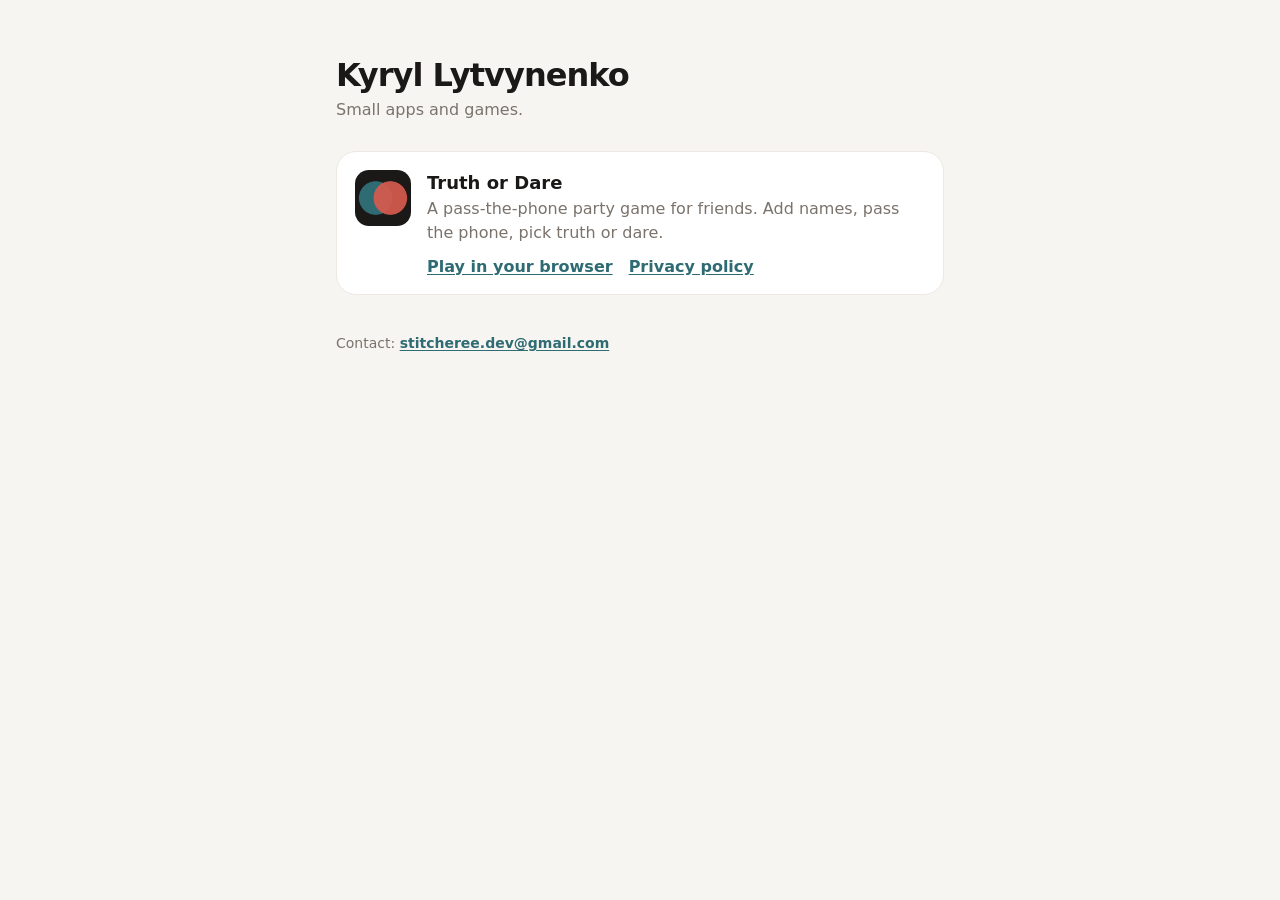
<file: index.html>
<!doctype html>
<html lang="en">
  <head>
    <meta charset="utf-8" />
    <meta name="viewport" content="width=device-width, initial-scale=1, viewport-fit=cover" />
    <title>Kyryl Lytvynenko · Apps</title>
    <meta name="description" content="Apps and games by Kyryl Lytvynenko." />
    <meta name="theme-color" content="#F7F5F2" />
    <link rel="icon" href="truth-or-dare/icon-192.png" />
    <style>
      :root {
        --ink: #1b1917;
        --page: #f7f5f2;
        --surface: #ffffff;
        --muted: #7a736c;
        --hairline: #ede8e2;
        --truth: #2e6b72;
        --dare: #d65a4e;
        color-scheme: light;
      }

      * {
        box-sizing: border-box;
      }

      html,
      body {
        margin: 0;
        background: var(--page);
        -webkit-font-smoothing: antialiased;
      }

      body {
        font-family: ui-sans-serif, system-ui, -apple-system, 'Segoe UI', Roboto, sans-serif;
        color: var(--ink);
      }

      main {
        max-width: 640px;
        margin: 0 auto;
        padding: 56px 16px calc(48px + env(safe-area-inset-bottom));
      }

      h1 {
        font-size: 32px;
        font-weight: 800;
        letter-spacing: -0.03em;
        margin: 0 0 6px;
      }

      .lede {
        color: var(--muted);
        margin: 0 0 32px;
      }

      .app {
        display: flex;
        gap: 16px;
        align-items: flex-start;
        background: var(--surface);
        border: 1.5px solid var(--hairline);
        border-radius: 20px;
        padding: 18px;
      }

      .app img {
        width: 56px;
        height: 56px;
        border-radius: 14px;
        flex: none;
      }

      .app h2 {
        font-size: 18px;
        font-weight: 800;
        margin: 2px 0 4px;
      }

      .app p {
        color: var(--muted);
        margin: 0 0 12px;
        line-height: 1.5;
      }

      .links {
        display: flex;
        flex-wrap: wrap;
        gap: 8px 16px;
      }

      a {
        color: var(--truth);
        font-weight: 600;
        text-underline-offset: 2px;
      }

      footer {
        margin-top: 40px;
        color: var(--muted);
        font-size: 14px;
      }
    </style>
  </head>
  <body>
    <main>
      <h1>Kyryl Lytvynenko</h1>
      <p class="lede">Small apps and games.</p>

      <section class="app">
        <img src="truth-or-dare/icon-192.png" alt="" />
        <div>
          <h2>Truth or Dare</h2>
          <p>A pass-the-phone party game for friends. Add names, pass the phone, pick truth or dare.</p>
          <div class="links">
            <a href="truth-or-dare/">Play in your browser</a>
            <a href="truth-or-dare/privacy/">Privacy policy</a>
          </div>
        </div>
      </section>

      <footer>Contact: <a href="mailto:stitcheree.dev@gmail.com">stitcheree.dev@gmail.com</a></footer>
    </main>
  </body>
</html>
</file>
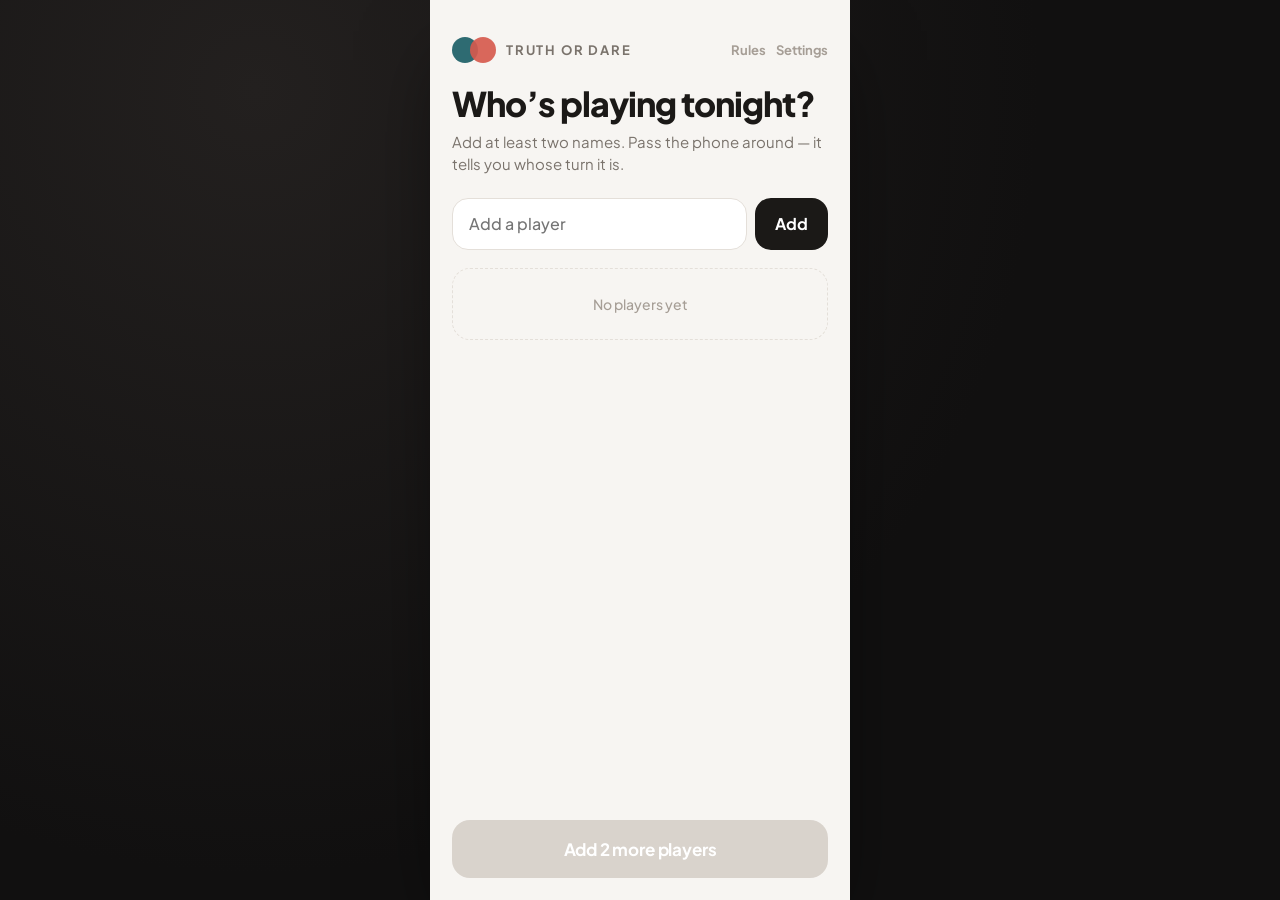
<file: truth-or-dare/index.html>
<!doctype html>
<html lang="en">
  <head>
    <meta charset="utf-8" />
    <meta
      name="viewport"
      content="width=device-width, initial-scale=1, viewport-fit=cover, maximum-scale=1"
    />
    <title>Truth or Dare</title>
    <meta name="description" content="A pass-the-phone party game for friends." />
    <meta name="theme-color" content="#F7F5F2" />
    <meta name="apple-mobile-web-app-capable" content="yes" />
    <meta name="apple-mobile-web-app-status-bar-style" content="default" />
    <meta name="apple-mobile-web-app-title" content="Truth or Dare" />
    <link rel="icon" href="./icon-192.png" />
    <link rel="apple-touch-icon" href="./apple-touch-icon.png" />
    <script type="module" crossorigin src="./assets/index-B8hcQjw9.js"></script>
    <link rel="stylesheet" crossorigin href="./assets/index-DSTgeoDz.css">
  <link rel="manifest" href="./manifest.webmanifest"><script id="vite-plugin-pwa:register-sw" src="./registerSW.js"></script></head>
  <body>
    <div id="root"></div>
  </body>
</html>
</file>
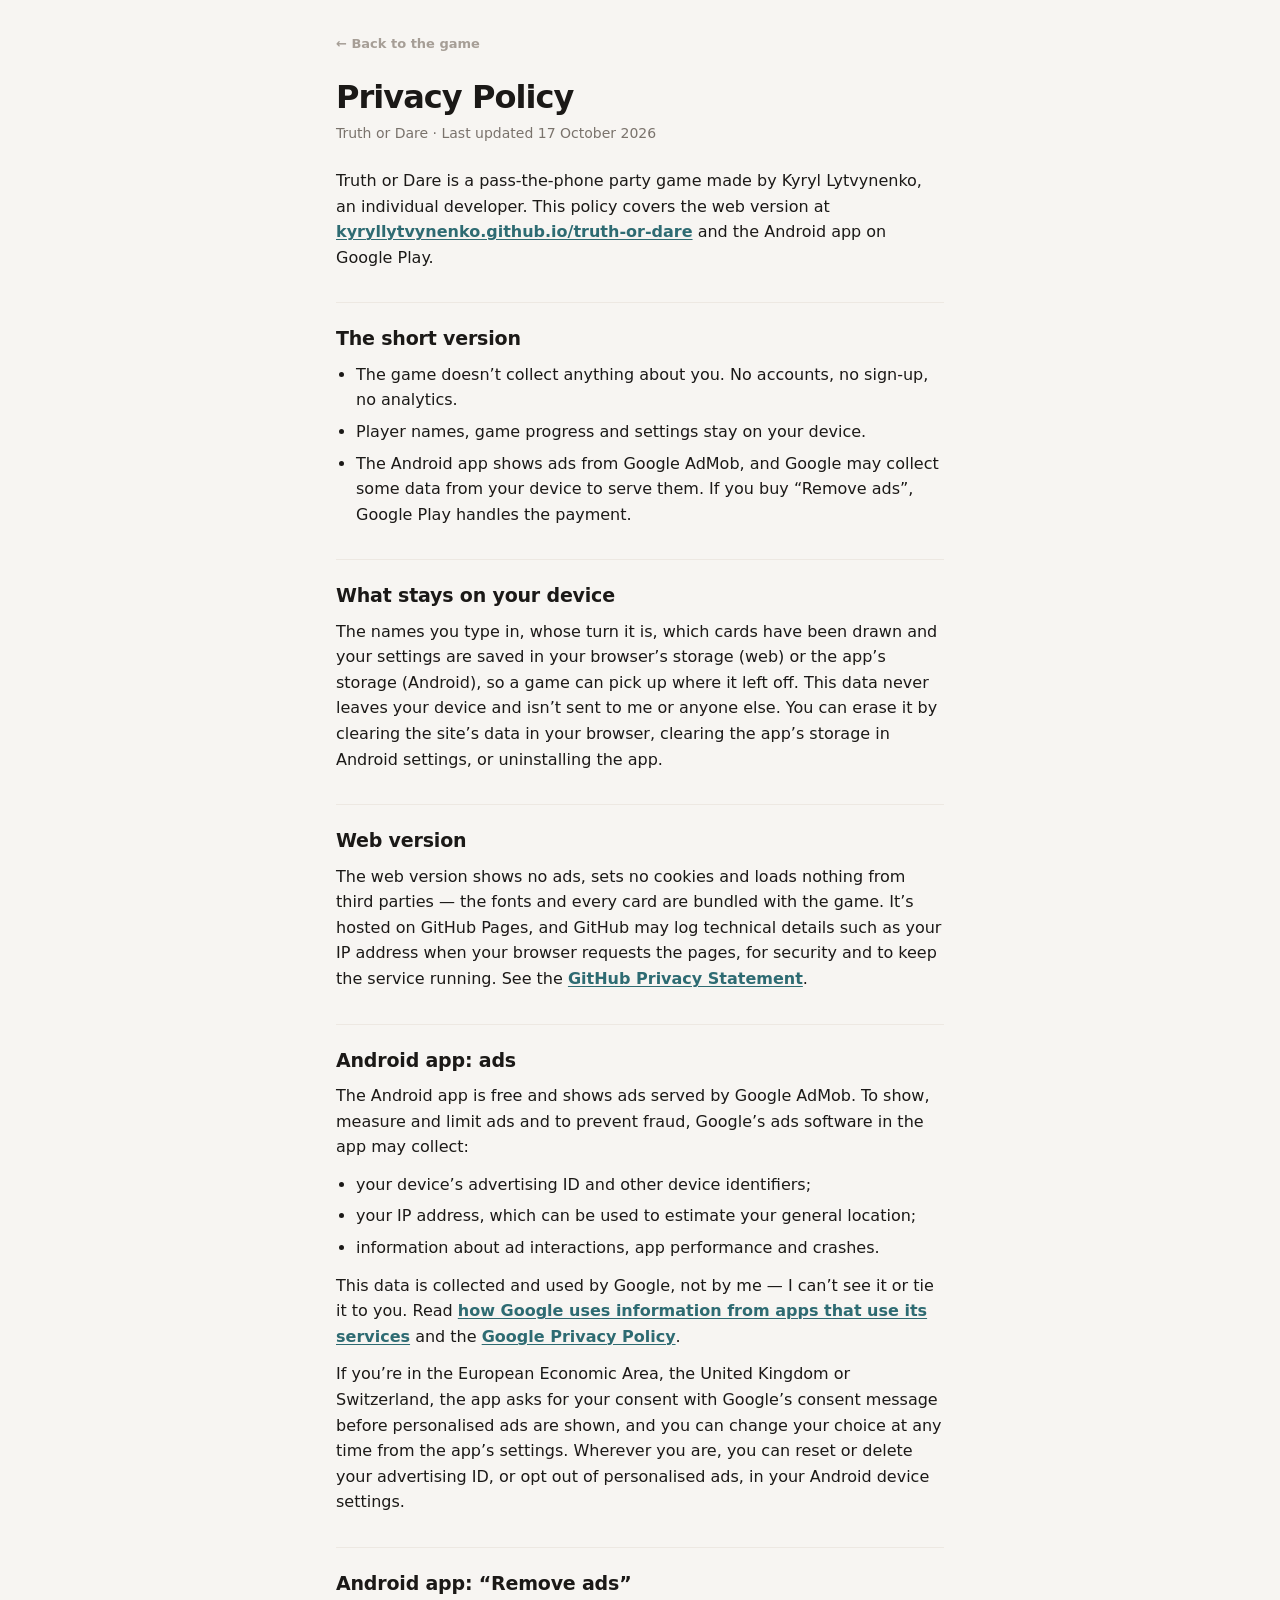
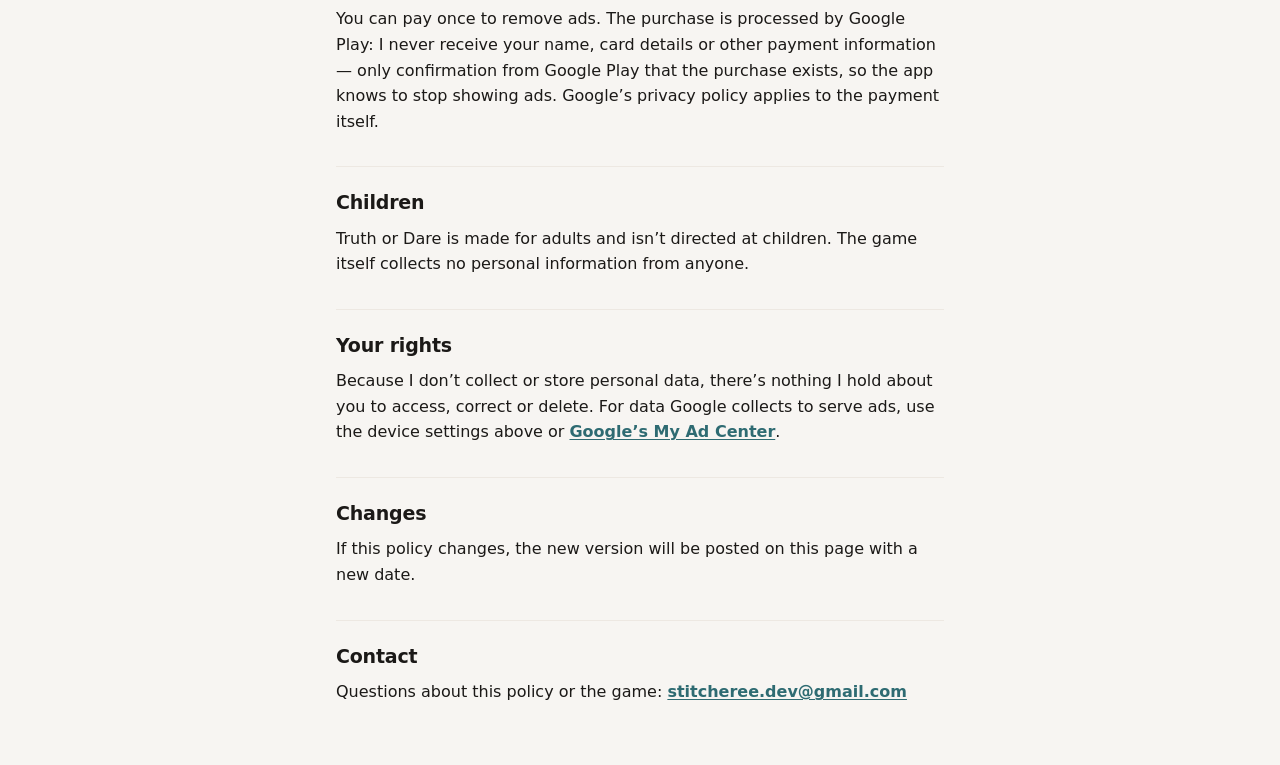
<file: truth-or-dare/privacy/index.html>
<!doctype html>
<html lang="en">
  <head>
    <meta charset="utf-8" />
    <meta name="viewport" content="width=device-width, initial-scale=1, viewport-fit=cover" />
    <title>Privacy Policy · Truth or Dare</title>
    <meta name="description" content="Privacy policy for the Truth or Dare party game." />
    <meta name="theme-color" content="#F7F5F2" />
    <link rel="icon" href="../icon-192.png" />
    <!-- A static page served as-is (it lives in public/), so the styles are inline. -->
    <style>
      :root {
        --ink: #1b1917;
        --page: #f7f5f2;
        --muted: #7a736c;
        --muted-light: #a69e96;
        --hairline: #ede8e2;
        --truth: #2e6b72;
        color-scheme: light;
      }

      * {
        box-sizing: border-box;
      }

      html,
      body {
        margin: 0;
        background: var(--page);
        -webkit-font-smoothing: antialiased;
      }

      body {
        font-family: ui-sans-serif, system-ui, -apple-system, 'Segoe UI', Roboto, sans-serif;
        color: var(--ink);
      }

      .policy {
        max-width: 640px;
        margin: 0 auto;
        padding: 28px 16px calc(48px + env(safe-area-inset-bottom));
        font-size: 16px;
        line-height: 1.6;
      }

      .back {
        display: inline-block;
        color: var(--muted-light);
        font-size: 13px;
        font-weight: 600;
        text-decoration: none;
        padding: 6px 0;
      }

      h1 {
        font-size: 32px;
        font-weight: 800;
        letter-spacing: -0.03em;
        line-height: 1.15;
        margin: 18px 0 6px;
      }

      .meta {
        color: var(--muted);
        font-size: 14px;
        margin: 0 0 24px;
      }

      h2 {
        font-size: 19px;
        font-weight: 800;
        letter-spacing: -0.01em;
        margin: 32px 0 8px;
        padding-top: 20px;
        border-top: 1.5px solid var(--hairline);
      }

      p,
      ul {
        margin: 0 0 12px;
      }

      ul {
        padding-left: 20px;
      }

      li + li {
        margin-top: 6px;
      }

      a {
        color: var(--truth);
        font-weight: 600;
        text-decoration-thickness: 1px;
        text-underline-offset: 2px;
        overflow-wrap: anywhere;
      }
    </style>
  </head>
  <body>
    <main class="policy">
      <a class="back" href="../index.html">&larr; Back to the game</a>

      <h1>Privacy Policy</h1>
      <p class="meta">Truth or Dare &middot; Last updated 17 October 2026</p>

      <p>
        Truth or Dare is a pass-the-phone party game made by Kyryl Lytvynenko, an individual
        developer. This policy covers the web version at
        <a href="https://kyryllytvynenko.github.io/truth-or-dare/">kyryllytvynenko.github.io/truth-or-dare</a>
        and the Android app on Google Play.
      </p>

      <h2>The short version</h2>
      <ul>
        <li>The game doesn&rsquo;t collect anything about you. No accounts, no sign-up, no analytics.</li>
        <li>Player names, game progress and settings stay on your device.</li>
        <li>
          The Android app shows ads from Google AdMob, and Google may collect some data from your
          device to serve them. If you buy &ldquo;Remove ads&rdquo;, Google Play handles the payment.
        </li>
      </ul>

      <h2>What stays on your device</h2>
      <p>
        The names you type in, whose turn it is, which cards have been drawn and your settings are
        saved in your browser&rsquo;s storage (web) or the app&rsquo;s storage (Android), so a game can
        pick up where it left off. This data never leaves your device and isn&rsquo;t sent to me or
        anyone else. You can erase it by clearing the site&rsquo;s data in your browser, clearing the
        app&rsquo;s storage in Android settings, or uninstalling the app.
      </p>

      <h2>Web version</h2>
      <p>
        The web version shows no ads, sets no cookies and loads nothing from third parties &mdash; the
        fonts and every card are bundled with the game. It&rsquo;s hosted on GitHub Pages, and GitHub
        may log technical details such as your IP address when your browser requests the pages, for
        security and to keep the service running. See the
        <a href="https://docs.github.com/en/site-policy/privacy-policies/github-general-privacy-statement">GitHub Privacy Statement</a>.
      </p>

      <h2>Android app: ads</h2>
      <p>
        The Android app is free and shows ads served by Google AdMob. To show, measure and limit ads
        and to prevent fraud, Google&rsquo;s ads software in the app may collect:
      </p>
      <ul>
        <li>your device&rsquo;s advertising ID and other device identifiers;</li>
        <li>your IP address, which can be used to estimate your general location;</li>
        <li>information about ad interactions, app performance and crashes.</li>
      </ul>
      <p>
        This data is collected and used by Google, not by me &mdash; I can&rsquo;t see it or tie it to
        you. Read
        <a href="https://policies.google.com/technologies/partner-sites">how Google uses information from apps that use its services</a>
        and the <a href="https://policies.google.com/privacy">Google Privacy Policy</a>.
      </p>
      <p>
        If you&rsquo;re in the European Economic Area, the United Kingdom or Switzerland, the app asks
        for your consent with Google&rsquo;s consent message before personalised ads are shown, and you
        can change your choice at any time from the app&rsquo;s settings. Wherever you are, you can
        reset or delete your advertising ID, or opt out of personalised ads, in your Android device
        settings.
      </p>

      <h2>Android app: &ldquo;Remove ads&rdquo;</h2>
      <p>
        You can pay once to remove ads. The purchase is processed by Google Play: I never receive
        your name, card details or other payment information &mdash; only confirmation from Google
        Play that the purchase exists, so the app knows to stop showing ads. Google&rsquo;s privacy
        policy applies to the payment itself.
      </p>

      <h2>Children</h2>
      <p>
        Truth or Dare is made for adults and isn&rsquo;t directed at children. The game itself
        collects no personal information from anyone.
      </p>

      <h2>Your rights</h2>
      <p>
        Because I don&rsquo;t collect or store personal data, there&rsquo;s nothing I hold about you to
        access, correct or delete. For data Google collects to serve ads, use the device settings
        above or <a href="https://myadcenter.google.com/">Google&rsquo;s My Ad Center</a>.
      </p>

      <h2>Changes</h2>
      <p>If this policy changes, the new version will be posted on this page with a new date.</p>

      <h2>Contact</h2>
      <p>
        Questions about this policy or the game:
        <a href="mailto:stitcheree.dev@gmail.com">stitcheree.dev@gmail.com</a>
      </p>
    </main>
  </body>
</html>
</file>
<file: truth-or-dare/assets/index-DSTgeoDz.css>
@font-face{font-family:Plus Jakarta Sans;font-style:normal;font-display:swap;font-weight:400;src:url([data-uri]) format("woff2"),url([data-uri]) format("woff");unicode-range:U+0460-052F,U+1C80-1C8A,U+20B4,U+2DE0-2DFF,U+A640-A69F,U+FE2E-FE2F}@font-face{font-family:Plus Jakarta Sans;font-style:normal;font-display:swap;font-weight:400;src:url(./plus-jakarta-sans-vietnamese-400-normal-Cg2kxhWu.woff2) format("woff2"),url(./plus-jakarta-sans-vietnamese-400-normal-B8TCSmUq.woff) format("woff");unicode-range:U+0102-0103,U+0110-0111,U+0128-0129,U+0168-0169,U+01A0-01A1,U+01AF-01B0,U+0300-0301,U+0303-0304,U+0308-0309,U+0323,U+0329,U+1EA0-1EF9,U+20AB}@font-face{font-family:Plus Jakarta Sans;font-style:normal;font-display:swap;font-weight:400;src:url(./plus-jakarta-sans-latin-ext-400-normal-D127hM_v.woff2) format("woff2"),url(./plus-jakarta-sans-latin-ext-400-normal-2ppkqaOR.woff) format("woff");unicode-range:U+0100-02BA,U+02BD-02C5,U+02C7-02CC,U+02CE-02D7,U+02DD-02FF,U+0304,U+0308,U+0329,U+1D00-1DBF,U+1E00-1E9F,U+1EF2-1EFF,U+2020,U+20A0-20AB,U+20AD-20C0,U+2113,U+2C60-2C7F,U+A720-A7FF}@font-face{font-family:Plus Jakarta Sans;font-style:normal;font-display:swap;font-weight:400;src:url(./plus-jakarta-sans-latin-400-normal-Dhut76fR.woff2) format("woff2"),url(./plus-jakarta-sans-latin-400-normal-BDKaGhyp.woff) format("woff");unicode-range:U+0000-00FF,U+0131,U+0152-0153,U+02BB-02BC,U+02C6,U+02DA,U+02DC,U+0304,U+0308,U+0329,U+2000-206F,U+20AC,U+2122,U+2191,U+2193,U+2212,U+2215,U+FEFF,U+FFFD}@font-face{font-family:Plus Jakarta Sans;font-style:normal;font-display:swap;font-weight:500;src:url([data-uri]) format("woff2"),url([data-uri]) format("woff");unicode-range:U+0460-052F,U+1C80-1C8A,U+20B4,U+2DE0-2DFF,U+A640-A69F,U+FE2E-FE2F}@font-face{font-family:Plus Jakarta Sans;font-style:normal;font-display:swap;font-weight:500;src:url(./plus-jakarta-sans-vietnamese-500-normal-DiU8zqi-.woff2) format("woff2"),url(./plus-jakarta-sans-vietnamese-500-normal-CvE5C8T-.woff) format("woff");unicode-range:U+0102-0103,U+0110-0111,U+0128-0129,U+0168-0169,U+01A0-01A1,U+01AF-01B0,U+0300-0301,U+0303-0304,U+0308-0309,U+0323,U+0329,U+1EA0-1EF9,U+20AB}@font-face{font-family:Plus Jakarta Sans;font-style:normal;font-display:swap;font-weight:500;src:url(./plus-jakarta-sans-latin-ext-500-normal-9VZagAe1.woff2) format("woff2"),url(./plus-jakarta-sans-latin-ext-500-normal-CqEEAICU.woff) format("woff");unicode-range:U+0100-02BA,U+02BD-02C5,U+02C7-02CC,U+02CE-02D7,U+02DD-02FF,U+0304,U+0308,U+0329,U+1D00-1DBF,U+1E00-1E9F,U+1EF2-1EFF,U+2020,U+20A0-20AB,U+20AD-20C0,U+2113,U+2C60-2C7F,U+A720-A7FF}@font-face{font-family:Plus Jakarta Sans;font-style:normal;font-display:swap;font-weight:500;src:url(./plus-jakarta-sans-latin-500-normal-Bf-nb4oT.woff2) format("woff2"),url(./plus-jakarta-sans-latin-500-normal-DYtqi0QS.woff) format("woff");unicode-range:U+0000-00FF,U+0131,U+0152-0153,U+02BB-02BC,U+02C6,U+02DA,U+02DC,U+0304,U+0308,U+0329,U+2000-206F,U+20AC,U+2122,U+2191,U+2193,U+2212,U+2215,U+FEFF,U+FFFD}@font-face{font-family:Plus Jakarta Sans;font-style:normal;font-display:swap;font-weight:600;src:url([data-uri]) format("woff2"),url([data-uri]) format("woff");unicode-range:U+0460-052F,U+1C80-1C8A,U+20B4,U+2DE0-2DFF,U+A640-A69F,U+FE2E-FE2F}@font-face{font-family:Plus Jakarta Sans;font-style:normal;font-display:swap;font-weight:600;src:url(./plus-jakarta-sans-vietnamese-600-normal-Y4VTTRme.woff2) format("woff2"),url(./plus-jakarta-sans-vietnamese-600-normal-5YsyKbU1.woff) format("woff");unicode-range:U+0102-0103,U+0110-0111,U+0128-0129,U+0168-0169,U+01A0-01A1,U+01AF-01B0,U+0300-0301,U+0303-0304,U+0308-0309,U+0323,U+0329,U+1EA0-1EF9,U+20AB}@font-face{font-family:Plus Jakarta Sans;font-style:normal;font-display:swap;font-weight:600;src:url(./plus-jakarta-sans-latin-ext-600-normal-DQgPU_Cg.woff2) format("woff2"),url(./plus-jakarta-sans-latin-ext-600-normal-B0WRRYJ1.woff) format("woff");unicode-range:U+0100-02BA,U+02BD-02C5,U+02C7-02CC,U+02CE-02D7,U+02DD-02FF,U+0304,U+0308,U+0329,U+1D00-1DBF,U+1E00-1E9F,U+1EF2-1EFF,U+2020,U+20A0-20AB,U+20AD-20C0,U+2113,U+2C60-2C7F,U+A720-A7FF}@font-face{font-family:Plus Jakarta Sans;font-style:normal;font-display:swap;font-weight:600;src:url(./plus-jakarta-sans-latin-600-normal-DLTa1BUW.woff2) format("woff2"),url(./plus-jakarta-sans-latin-600-normal-BR_Ojra4.woff) format("woff");unicode-range:U+0000-00FF,U+0131,U+0152-0153,U+02BB-02BC,U+02C6,U+02DA,U+02DC,U+0304,U+0308,U+0329,U+2000-206F,U+20AC,U+2122,U+2191,U+2193,U+2212,U+2215,U+FEFF,U+FFFD}@font-face{font-family:Plus Jakarta Sans;font-style:normal;font-display:swap;font-weight:700;src:url([data-uri]) format("woff2"),url([data-uri]) format("woff");unicode-range:U+0460-052F,U+1C80-1C8A,U+20B4,U+2DE0-2DFF,U+A640-A69F,U+FE2E-FE2F}@font-face{font-family:Plus Jakarta Sans;font-style:normal;font-display:swap;font-weight:700;src:url(./plus-jakarta-sans-vietnamese-700-normal-CV6qDkkj.woff2) format("woff2"),url(./plus-jakarta-sans-vietnamese-700-normal-BCh_uG_5.woff) format("woff");unicode-range:U+0102-0103,U+0110-0111,U+0128-0129,U+0168-0169,U+01A0-01A1,U+01AF-01B0,U+0300-0301,U+0303-0304,U+0308-0309,U+0323,U+0329,U+1EA0-1EF9,U+20AB}@font-face{font-family:Plus Jakarta Sans;font-style:normal;font-display:swap;font-weight:700;src:url(./plus-jakarta-sans-latin-ext-700-normal-BajbvANd.woff2) format("woff2"),url(./plus-jakarta-sans-latin-ext-700-normal-8-d-IyIQ.woff) format("woff");unicode-range:U+0100-02BA,U+02BD-02C5,U+02C7-02CC,U+02CE-02D7,U+02DD-02FF,U+0304,U+0308,U+0329,U+1D00-1DBF,U+1E00-1E9F,U+1EF2-1EFF,U+2020,U+20A0-20AB,U+20AD-20C0,U+2113,U+2C60-2C7F,U+A720-A7FF}@font-face{font-family:Plus Jakarta Sans;font-style:normal;font-display:swap;font-weight:700;src:url(./plus-jakarta-sans-latin-700-normal-CfpNZvy6.woff2) format("woff2"),url(./plus-jakarta-sans-latin-700-normal-DqEcQeE5.woff) format("woff");unicode-range:U+0000-00FF,U+0131,U+0152-0153,U+02BB-02BC,U+02C6,U+02DA,U+02DC,U+0304,U+0308,U+0329,U+2000-206F,U+20AC,U+2122,U+2191,U+2193,U+2212,U+2215,U+FEFF,U+FFFD}@font-face{font-family:Plus Jakarta Sans;font-style:normal;font-display:swap;font-weight:800;src:url([data-uri]) format("woff2"),url([data-uri]) format("woff");unicode-range:U+0460-052F,U+1C80-1C8A,U+20B4,U+2DE0-2DFF,U+A640-A69F,U+FE2E-FE2F}@font-face{font-family:Plus Jakarta Sans;font-style:normal;font-display:swap;font-weight:800;src:url(./plus-jakarta-sans-vietnamese-800-normal-CxbopLd3.woff2) format("woff2"),url(./plus-jakarta-sans-vietnamese-800-normal-BkoGl_sr.woff) format("woff");unicode-range:U+0102-0103,U+0110-0111,U+0128-0129,U+0168-0169,U+01A0-01A1,U+01AF-01B0,U+0300-0301,U+0303-0304,U+0308-0309,U+0323,U+0329,U+1EA0-1EF9,U+20AB}@font-face{font-family:Plus Jakarta Sans;font-style:normal;font-display:swap;font-weight:800;src:url(./plus-jakarta-sans-latin-ext-800-normal-B6BjB2Ju.woff2) format("woff2"),url(./plus-jakarta-sans-latin-ext-800-normal-BPkb-LBK.woff) format("woff");unicode-range:U+0100-02BA,U+02BD-02C5,U+02C7-02CC,U+02CE-02D7,U+02DD-02FF,U+0304,U+0308,U+0329,U+1D00-1DBF,U+1E00-1E9F,U+1EF2-1EFF,U+2020,U+20A0-20AB,U+20AD-20C0,U+2113,U+2C60-2C7F,U+A720-A7FF}@font-face{font-family:Plus Jakarta Sans;font-style:normal;font-display:swap;font-weight:800;src:url(./plus-jakarta-sans-latin-800-normal-CusIZhrK.woff2) format("woff2"),url(./plus-jakarta-sans-latin-800-normal-BRNHt2w0.woff) format("woff");unicode-range:U+0000-00FF,U+0131,U+0152-0153,U+02BB-02BC,U+02C6,U+02DA,U+02DC,U+0304,U+0308,U+0329,U+2000-206F,U+20AC,U+2122,U+2191,U+2193,U+2212,U+2215,U+FEFF,U+FFFD}:root{--ink: #1b1917;--page: #f7f5f2;--surface: #ffffff;--muted: #7a736c;--muted-light: #a69e96;--hairline: #ede8e2;--border: #e4dfd9;--disabled-bg: #d9d3cc;--locked-bg: #e4e0da;--avatar-bg: #f0ebe4;--truth: #2e6b72;--truth-tint: #eaf2f1;--truth-dot: #9fd3ce;--truth-meta: #8fa9a7;--dare: #d65a4e;--dare-tint: #fbebe7;--dare-strong: #c24f42;--dare-dot: #ffd2c7;--dare-meta: #c99c93;--dare-card-text: #fcf8f5;--shell: #111010;--safe-bottom: env(safe-area-inset-bottom)}*{box-sizing:border-box;-webkit-tap-highlight-color:transparent}html,body{margin:0;padding:0;background:var(--shell);-webkit-font-smoothing:antialiased}body{font-family:Plus Jakarta Sans,ui-sans-serif,system-ui,sans-serif;overscroll-behavior:none}button{font-family:inherit;cursor:pointer;border:none}input{font-family:inherit}@keyframes cardIn{0%{opacity:0;transform:translateY(18px) scale(.96)}to{opacity:1;transform:none}}@keyframes fadeUp{0%{opacity:0;transform:translateY(10px)}to{opacity:1;transform:none}}@keyframes pulseRing{0%,to{transform:scale(1)}50%{transform:scale(1.04)}}@keyframes sheetIn{0%{transform:translateY(24px);opacity:0}to{transform:none;opacity:1}}.shell{min-height:100dvh;display:flex;align-items:center;justify-content:center;background:var(--shell);background-image:radial-gradient(circle at 20% 10%,#23201f,#111010 60%)}.phone{width:100%;max-width:420px;height:100dvh;max-height:900px;background:var(--page);position:relative;overflow:hidden;display:flex;flex-direction:column;box-shadow:0 40px 80px -20px #0009}.screen{flex:1;display:flex;flex-direction:column;padding:24px 22px calc(24px + var(--safe-bottom));min-height:0}.screen--setup{padding:28px 22px calc(22px + var(--safe-bottom));overflow:hidden}.screen--truth{background:var(--truth-tint)}.screen--dare{background:var(--dare-tint)}.topbar{display:flex;align-items:center;justify-content:space-between}.eyebrow{font-size:12px;font-weight:700;letter-spacing:.14em;text-transform:uppercase;color:var(--muted-light)}.link{background:none;color:var(--muted-light);font-size:13px;font-weight:700;padding:6px 0}.cta{width:100%;height:58px;border-radius:18px;background:var(--ink);color:#fff;font-size:17px;font-weight:700;letter-spacing:-.01em}.cta:active{transform:scale(.985)}.cta:disabled{background:var(--disabled-bg);cursor:default}.brand{display:flex;align-items:center;gap:10px;margin-top:8px}.brand-marks{position:relative;width:44px;height:26px;flex:none}.brand-marks span{position:absolute;top:0;width:26px;height:26px;border-radius:999px}.brand-marks span:first-child{left:0;background:var(--truth)}.brand-marks span:last-child{left:18px;background:var(--dare);opacity:.92}.brand-label{flex:1;font-size:13px;font-weight:700;letter-spacing:.14em;text-transform:uppercase;color:var(--muted)}.title{font-size:34px;line-height:1.08;font-weight:800;letter-spacing:-.03em;color:var(--ink);margin:22px 0 8px;text-wrap:pretty}.lede{font-size:15px;line-height:1.5;color:var(--muted);margin:0 0 22px}.add{display:flex;flex-direction:column;gap:8px;margin-bottom:18px}.add-row{display:flex;gap:8px}.input{flex:1;min-width:0;height:52px;border-radius:16px;border:1.5px solid var(--border);background:var(--surface);padding:0 16px;font-size:16px;font-weight:500;color:var(--ink);outline:none}.input:focus{border-color:var(--ink)}.input--error,.input--error:focus{border-color:var(--dare)}.btn-add{height:52px;padding:0 20px;border-radius:16px;background:var(--ink);color:#fff;font-size:16px;font-weight:700}.btn-add:active{transform:scale(.96)}.dupe{font-size:13px;font-weight:600;color:var(--dare-strong);padding:0 4px;animation:fadeUp .2s ease both}.players{flex:1;overflow-y:auto;display:flex;flex-direction:column;gap:8px;margin:0 -4px;padding:0 4px}.player{display:flex;align-items:center;gap:12px;background:var(--surface);border:1px solid var(--hairline);border-radius:16px;padding:12px 12px 12px 14px;animation:fadeUp .25s ease both}.avatar{width:34px;height:34px;flex:none;border-radius:999px;background:var(--avatar-bg);display:flex;align-items:center;justify-content:center;font-size:14px;font-weight:800;color:var(--ink)}.player-name{flex:1;font-size:16px;font-weight:600;color:var(--ink);overflow:hidden;text-overflow:ellipsis;white-space:nowrap}.btn-remove{width:34px;height:34px;flex:none;border-radius:999px;background:var(--page);color:#9a928a;font-size:18px;font-weight:600;display:flex;align-items:center;justify-content:center;line-height:1}.btn-remove:active{transform:scale(.9)}.empty{border:1.5px dashed var(--border);border-radius:18px;padding:26px 18px;text-align:center;font-size:14px;font-weight:500;color:var(--muted-light)}.start{margin-top:18px}.turn{flex:1;display:flex;flex-direction:column;justify-content:center;align-items:center;text-align:center;animation:fadeUp .3s ease both}.turn-eyebrow{font-size:13px;font-weight:700;letter-spacing:.14em;text-transform:uppercase;color:var(--muted-light);margin-bottom:6px}.turn-name{font-size:36px;font-weight:800;letter-spacing:-.03em;color:var(--ink);margin:0 0 10px;line-height:1.05;max-width:100%;overflow-wrap:anywhere}.turn-hint{font-size:15px;color:var(--muted);margin:0;max-width:250px;line-height:1.5}.choices{display:flex;flex-direction:column;gap:12px}.choice{height:82px;border-radius:22px;display:flex;align-items:center;justify-content:space-between;padding:0 24px;text-align:left;color:#fff}.choice:active{transform:scale(.985)}.choice--truth{background:var(--truth)}.choice--dare{background:var(--dare)}.choice:disabled{background:var(--locked-bg);color:var(--muted-light);cursor:default;transform:none}.choice-copy{display:flex;flex-direction:column;gap:2px}.choice-title{font-size:22px;font-weight:800;letter-spacing:-.02em}.choice-sub{font-size:13px;font-weight:500;opacity:.72}.chevron{width:34px;height:34px;flex:none;border-radius:999px;background:#ffffff2e;display:flex;align-items:center;justify-content:center;font-size:16px;font-weight:700}.card-name{font-size:12px;font-weight:700;letter-spacing:.14em;text-transform:uppercase;overflow:hidden;text-overflow:ellipsis;white-space:nowrap}.screen--truth .card-name{color:var(--truth)}.screen--dare .card-name{color:var(--dare-strong)}.screen--truth .link{color:var(--truth-meta)}.screen--dare .link{color:var(--dare-meta)}.card-slot{flex:1;display:flex;align-items:center;padding:16px 0;overflow-y:auto}.card{width:100%;border-radius:28px;padding:30px 26px 32px;animation:cardIn .32s cubic-bezier(.2,.9,.3,1.2) both}.card--truth{background:var(--surface);box-shadow:0 24px 44px -22px #2e6b728c}.card--dare{background:var(--ink);box-shadow:0 24px 44px -22px #c24f4299}.pill{display:inline-flex;align-items:center;gap:7px;border-radius:999px;padding:7px 14px;font-size:12px;font-weight:800;letter-spacing:.12em;text-transform:uppercase;color:#fff}.pill span{width:7px;height:7px;border-radius:999px}.pill--truth{background:var(--truth)}.pill--truth span{background:var(--truth-dot)}.pill--dare{background:var(--dare)}.pill--dare span{background:var(--dare-dot)}.card-text{font-size:27px;line-height:1.25;font-weight:700;letter-spacing:-.025em;margin:20px 0 0;text-wrap:pretty}.card--truth .card-text{color:var(--ink)}.card--dare .card-text{color:var(--dare-card-text)}.cta--truth{background:var(--truth)}.cta--dare{background:var(--dare)}.timer{margin-top:24px;border-top:1px solid rgba(255,255,255,.14);padding-top:20px}.btn-timer{width:100%;height:54px;border-radius:16px;background:var(--dare);color:#fff;font-size:16px;font-weight:700;display:flex;align-items:center;justify-content:center;gap:10px}.btn-timer:active{transform:scale(.98)}.btn-timer span{width:9px;height:9px;border-radius:999px;background:#fff}.timer-running{display:flex;flex-direction:column;gap:14px}.timer-head{display:flex;align-items:baseline;justify-content:space-between}.clock{font-size:44px;font-weight:800;letter-spacing:-.04em;color:#fff;font-variant-numeric:tabular-nums;line-height:1}.btn-cancel{background:none;color:#ffffff80;font-size:13px;font-weight:700}.track{height:8px;border-radius:999px;background:#ffffff24;overflow:hidden}.track-fill{height:100%;border-radius:999px;background:var(--dare);transition:width 1s linear}.timeup{display:flex;align-items:center;gap:12px;background:#d65a4e2e;border:1px solid rgba(214,90,78,.5);border-radius:16px;padding:14px 16px;animation:pulseRing 1.1s ease-in-out infinite}.timeup span:first-child{width:10px;height:10px;flex:none;border-radius:999px;background:var(--dare)}.timeup span:last-child{font-size:16px;font-weight:800;color:#fff;letter-spacing:-.01em}.sheet-backdrop{position:absolute;inset:0;background:#1b191773;display:flex;flex-direction:column;justify-content:flex-end;animation:fadeUp .2s ease both;z-index:10}.sheet{background:var(--page);border-radius:28px 28px 0 0;padding:24px 22px calc(22px + var(--safe-bottom));display:flex;flex-direction:column;gap:20px;max-height:100%;overflow-y:auto;animation:sheetIn .28s cubic-bezier(.2,.9,.3,1.05) both}.sheet>*{flex-shrink:0}.sheet-back{align-self:flex-start;margin-bottom:-12px;padding:4px 0;background:none;color:var(--muted-light);font-size:14px;font-weight:700}.sheet-title{font-size:22px;font-weight:800;letter-spacing:-.02em;color:var(--ink);margin:0}.field{display:flex;flex-direction:column;gap:10px}.field-label{font-size:12px;font-weight:800;letter-spacing:.12em;text-transform:uppercase;color:var(--muted-light)}.tiers{display:flex;flex-direction:column;gap:8px}.tier{display:flex;align-items:center;gap:12px;background:var(--surface);border:1.5px solid var(--hairline);border-radius:16px;padding:12px 14px;text-align:left;color:var(--ink)}.tier:active{transform:scale(.985)}.tier[aria-checked=true]{border-color:var(--ink)}.tier-mark{width:20px;height:20px;flex:none;border-radius:999px;border:2px solid var(--border);display:flex;align-items:center;justify-content:center}.tier[aria-checked=true] .tier-mark{border-color:var(--ink)}.tier[aria-checked=true] .tier-mark:after{content:"";width:10px;height:10px;border-radius:999px;background:var(--ink)}.tier-copy{display:flex;flex-direction:column;gap:2px}.tier-name{font-size:16px;font-weight:700}.tier-sub{font-size:13px;font-weight:500;color:var(--muted)}.segments{display:flex;gap:8px}.segment{flex:1;height:44px;border-radius:16px;background:var(--surface);border:1.5px solid var(--hairline);font-size:16px;font-weight:700;color:var(--muted)}.segment:active{transform:scale(.96)}.segment[aria-pressed=true]{background:var(--ink);border-color:var(--ink);color:#fff}.switch-row{display:flex;align-items:center;justify-content:space-between;gap:12px;background:var(--surface);border:1.5px solid var(--hairline);border-radius:16px;padding:14px}.switch-label{font-size:16px;font-weight:600;color:var(--ink)}.switch{width:52px;height:32px;flex:none;border-radius:999px;background:var(--disabled-bg);padding:3px;display:flex;transition:background .18s ease}.switch[aria-checked=true]{background:var(--ink)}.switch span{width:26px;height:26px;border-radius:999px;background:#fff;transition:transform .18s ease}.switch[aria-checked=true] span{transform:translate(20px)}.sheet-note{font-size:13px;line-height:1.5;color:var(--muted);margin:0}.sheet-link{align-self:center;color:var(--muted-light);font-size:13px;font-weight:700;text-decoration:none;padding:2px 0}.age-check{display:flex;flex-direction:column;gap:12px;background:var(--dare-tint);border:1.5px solid var(--dare-dot);border-radius:16px;padding:14px;animation:fadeUp .2s ease both}.age-check-text{font-size:14px;font-weight:600;line-height:1.45;color:var(--ink);margin:0}.age-check-actions{display:flex;gap:8px}.age-check-btn{flex:1;min-height:44px;padding:6px 8px;line-height:1.2;border-radius:14px;background:var(--surface);border:1.5px solid var(--hairline);font-size:15px;font-weight:700;color:var(--ink)}.age-check-btn:active{transform:scale(.97)}.age-check-btn--yes{background:var(--dare);border-color:var(--dare);color:#fff}.tier-example{display:block;margin-top:8px;padding:10px 12px;border-radius:12px;background:var(--page);font-size:13px;font-weight:600;line-height:1.4;color:var(--ink);animation:fadeUp .2s ease both}.tier-example-label{display:block;margin-bottom:2px;font-size:11px;font-weight:800;letter-spacing:.12em;text-transform:uppercase;color:var(--muted-light)}.languages{display:grid;grid-template-columns:1fr 1fr;gap:8px}.language{height:44px;border-radius:14px;background:var(--surface);border:1.5px solid var(--hairline);font-size:15px;font-weight:700;color:var(--muted)}.language:active{transform:scale(.97)}.language[aria-checked=true]{background:var(--ink);border-color:var(--ink);color:#fff}.btn-skip{align-self:center;margin-top:6px;padding:10px 16px;background:none;font-size:14px;font-weight:700}.screen--truth .btn-skip{color:var(--truth-meta)}.screen--dare .btn-skip{color:var(--dare-meta)}.menu{display:flex;flex-direction:column;gap:8px}.menu-item{display:flex;align-items:center;justify-content:space-between;gap:12px;min-height:56px;padding:0 16px;border-radius:16px;background:var(--surface);border:1.5px solid var(--hairline);text-align:left;font-size:16px;font-weight:700;color:var(--ink)}.menu-item:active{transform:scale(.985)}.menu-item--end{color:var(--dare-strong)}.menu-chevron{font-size:20px;color:var(--muted-light)}.menu-value{display:flex;align-items:center;gap:10px;font-weight:600;color:var(--muted)}.stats{list-style:none;margin:0;padding:0;display:flex;flex-direction:column;gap:8px}.stat{display:flex;flex-direction:column;gap:10px;background:var(--surface);border:1px solid var(--hairline);border-radius:16px;padding:12px 12px 12px 14px}.stat-head{display:flex;align-items:center;gap:12px}.stat-copy{flex:1;min-width:0}.stat-name{display:flex;align-items:center;gap:8px;font-size:16px;font-weight:700;color:var(--ink);overflow-wrap:anywhere}.stat-badge{flex:none;padding:3px 8px;border-radius:999px;background:var(--avatar-bg);font-size:11px;font-weight:800;letter-spacing:.06em;text-transform:uppercase;color:var(--muted)}.stat-summary{margin-top:2px;font-size:13px;font-weight:500;color:var(--muted)}.stat-turns{display:flex;flex-wrap:wrap;gap:5px;padding-left:46px}.stat-dot{width:12px;height:12px;border-radius:999px;border:2.5px solid transparent}.stat-dot--truth{background:var(--truth)}.stat-dot--dare{background:var(--dare)}.stat-dot--skipped{background:transparent}.stat-dot--truth.stat-dot--skipped{border-color:var(--truth)}.stat-dot--dare.stat-dot--skipped{border-color:var(--dare)}.btn-confirm-remove{flex:none;max-width:50%;min-height:34px;padding:6px 12px;border-radius:999px;background:var(--dare);color:#fff;font-size:13px;font-weight:700;animation:fadeUp .15s ease both}.rules{list-style:none;margin:0;padding:0;display:flex;flex-direction:column;gap:12px}.rule{display:flex;gap:12px;font-size:15px;line-height:1.5;color:var(--ink)}.rule-num{width:24px;height:24px;flex:none;margin-top:1px;border-radius:999px;background:var(--avatar-bg);display:flex;align-items:center;justify-content:center;font-size:12px;font-weight:800;color:var(--muted)}
</file>
